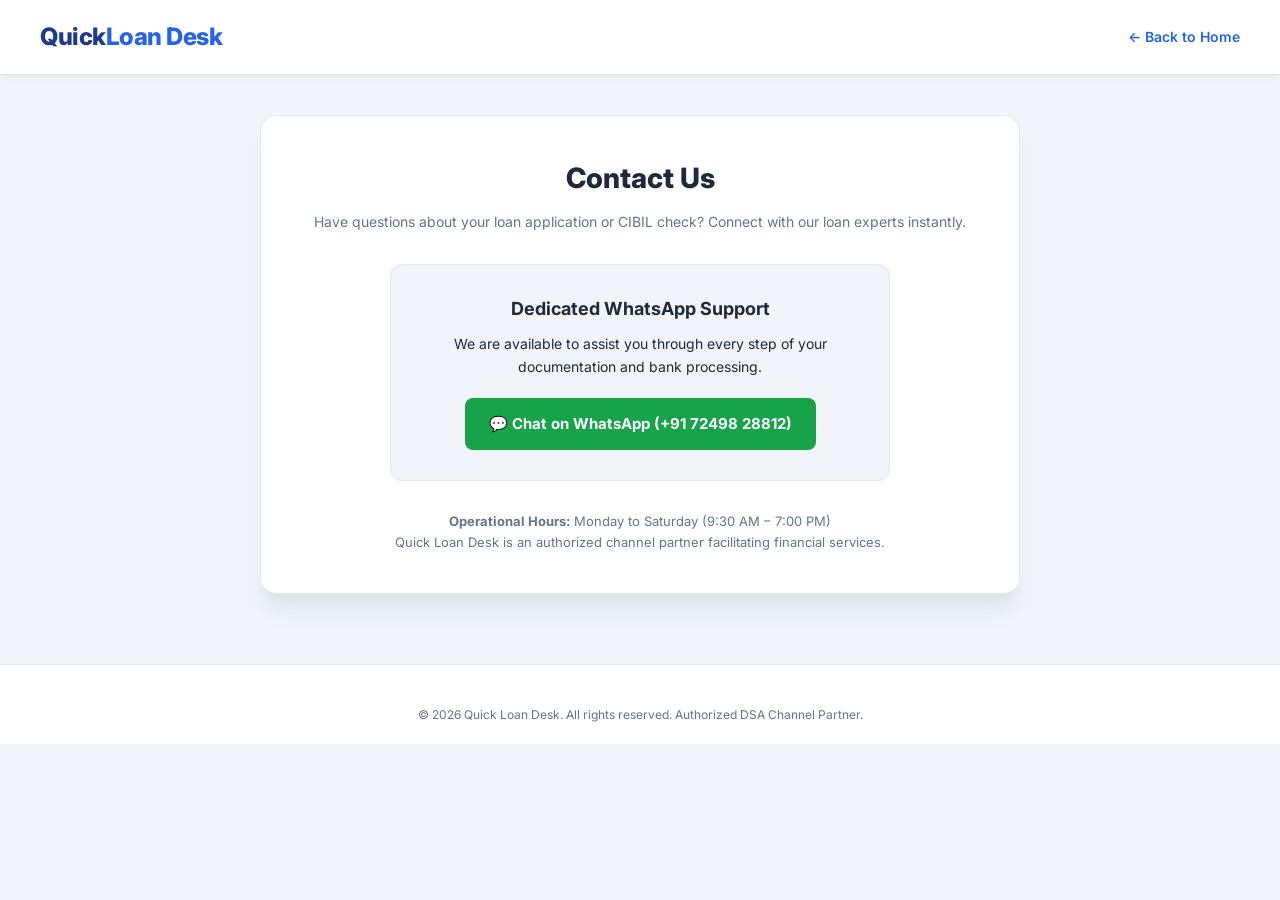
<file: contact.html>
<!DOCTYPE html>
<html lang="en">
<head>
    <meta charset="UTF-8">
    <meta name="viewport" content="width=device-width, initial-scale=1.0">
    <title>Contact Us | Quick Loan Desk</title>
    <!-- Modular CSS Link -->
    <link rel="stylesheet" href="css/style.css">
    <link rel="preconnect" href="https://fonts.googleapis.com">
    <link rel="preconnect" href="https://fonts.gstatic.com" crossorigin>
    <link href="https://fonts.googleapis.com/css2?family=Inter:wght@400;500;600;700;800&display=swap" rel="stylesheet">
</head>
<body>

    <!-- Header Navigation -->
    <header class="site-header">
        <div class="header-container">
            <a href="index.html" class="logo">Quick<span>Loan Desk</span></a>
            <a href="index.html" style="font-size: 14px; color: var(--accent-blue); text-decoration: none; font-weight: 600;">&larr; Back to Home</a>
        </div>
    </header>

    <!-- Contact Content Container -->
    <main class="main-wrapper" style="display: block; max-width: 800px; margin: 40px auto; text-align: center;">
        <div class="form-card" style="padding: 40px;">
            <h1 style="font-size: 28px; color: var(--primary-dark); margin-bottom: 10px; font-weight: 800;">Contact Us</h1>
            <p style="font-size: 14px; color: var(--text-muted); margin-bottom: 30px;">Have questions about your loan application or CIBIL check? Connect with our loan experts instantly.</p>

            <div style="background: #f1f5f9; padding: 30px; border-radius: 12px; margin-bottom: 30px; border: 1px solid var(--border-color); display: inline-block; width: 100%; max-width: 500px;">
                <h3 style="font-size: 18px; color: var(--primary-dark); margin-bottom: 10px; font-weight: 700;">Dedicated WhatsApp Support</h3>
                <p style="font-size: 14px; color: var(--text-main); margin-bottom: 20px;">We are available to assist you through every step of your documentation and bank processing.</p>
                <a href="https://wa.me/917249828812?text=Hi%20Quick%20Loan%20Desk,%20I%20need%20help%20with%20a%20loan%20application." target="_blank" style="background: var(--success-green); color: #fff; padding: 14px 24px; border-radius: 8px; font-size: 15px; font-weight: 700; text-decoration: none; display: inline-flex; align-items: center; gap: 8px; transition: background 0.3s;">
                    💬 Chat on WhatsApp (+91 72498 28812)
                </a>
            </div>

            <p style="font-size: 13px; color: var(--text-muted); line-height: 1.6;">
                <strong>Operational Hours:</strong> Monday to Saturday (9:30 AM – 7:00 PM)<br>
                Quick Loan Desk is an authorized channel partner facilitating financial services.
            </p>
        </div>
    </main>

    <!-- Corporate Footer -->
    <footer class="site-footer">
        <div class="footer-container">
            <div class="footer-bottom" style="border: none; padding: 0; justify-content: center;">
                <p>&copy; 2026 Quick Loan Desk. All rights reserved. Authorized DSA Channel Partner.</p>
            </div>
        </div>
    </footer>

</body>
</html>
</file>
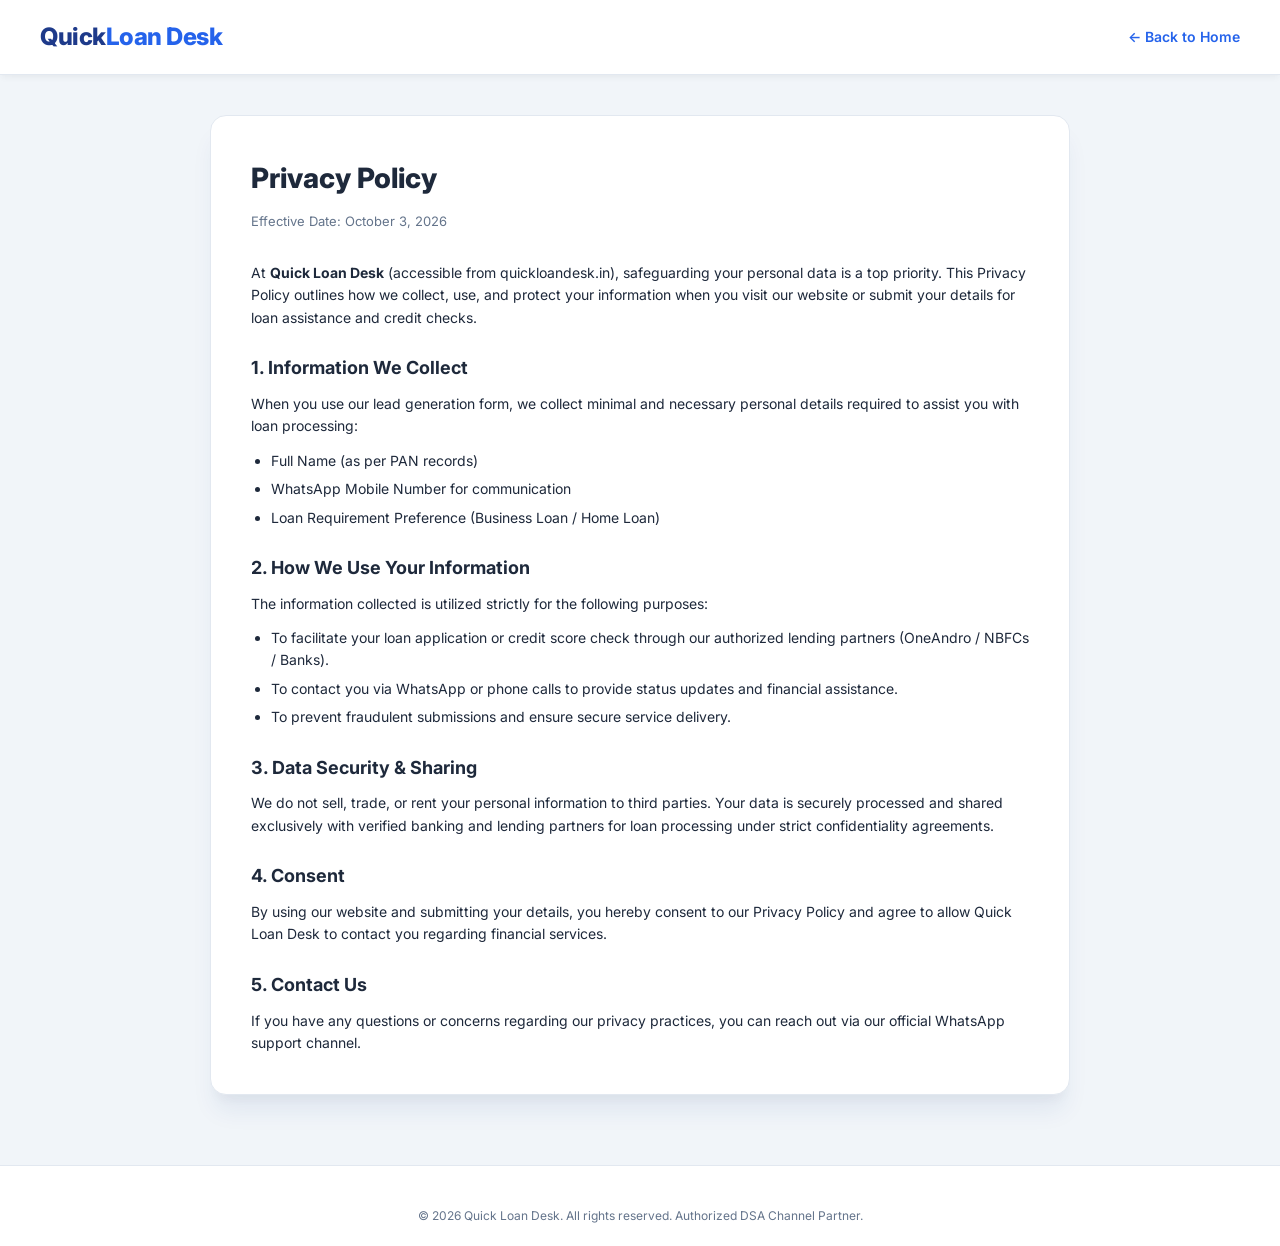
<file: privacy-policy.html>
<!DOCTYPE html>
<html lang="en">
<head>
    <meta charset="UTF-8">
    <meta name="viewport" content="width=device-width, initial-scale=1.0">
    <title>Privacy Policy | Quick Loan Desk</title>
    <!-- Modular CSS Link -->
    <link rel="stylesheet" href="css/style.css">
    <link rel="preconnect" href="https://fonts.googleapis.com">
    <link rel="preconnect" href="https://fonts.gstatic.com" crossorigin>
    <link href="https://fonts.googleapis.com/css2?family=Inter:wght@400;500;600;700;800&display=swap" rel="stylesheet">
</head>
<body>

    <!-- Header Navigation -->
    <header class="site-header">
        <div class="header-container">
            <a href="index.html" class="logo">Quick<span>Loan Desk</span></a>
            <a href="index.html" style="font-size: 14px; color: var(--accent-blue); text-decoration: none; font-weight: 600;">&larr; Back to Home</a>
        </div>
    </header>

    <!-- Legal Content Container -->
    <main class="main-wrapper" style="display: block; max-width: 900px; margin: 40px auto;">
        <div class="form-card" style="padding: 40px;">
            <h1 style="font-size: 28px; color: var(--primary-dark); margin-bottom: 10px; font-weight: 800;">Privacy Policy</h1>
            <span style="font-size: 13px; color: var(--text-muted); margin-bottom: 30px; display: block;">Effective Date: October 3, 2026</span>

            <p style="margin-bottom: 16px; font-size: 14px; color: var(--text-main);">At <strong>Quick Loan Desk</strong> (accessible from quickloandesk.in), safeguarding your personal data is a top priority. This Privacy Policy outlines how we collect, use, and protect your information when you visit our website or submit your details for loan assistance and credit checks.</p>

            <h2 style="font-size: 18px; color: var(--primary-dark); margin-top: 25px; margin-bottom: 10px; font-weight: 700;">1. Information We Collect</h2>
            <p style="margin-bottom: 12px; font-size: 14px; color: var(--text-main);">When you use our lead generation form, we collect minimal and necessary personal details required to assist you with loan processing:</p>
            <ul style="padding-left: 20px; margin-bottom: 15px; font-size: 14px; color: var(--text-main);">
                <li style="margin-bottom: 6px;">Full Name (as per PAN records)</li>
                <li style="margin-bottom: 6px;">WhatsApp Mobile Number for communication</li>
                <li style="margin-bottom: 6px;">Loan Requirement Preference (Business Loan / Home Loan)</li>
            </ul>

            <h2 style="font-size: 18px; color: var(--primary-dark); margin-top: 25px; margin-bottom: 10px; font-weight: 700;">2. How We Use Your Information</h2>
            <p style="margin-bottom: 12px; font-size: 14px; color: var(--text-main);">The information collected is utilized strictly for the following purposes:</p>
            <ul style="padding-left: 20px; margin-bottom: 15px; font-size: 14px; color: var(--text-main);">
                <li style="margin-bottom: 6px;">To facilitate your loan application or credit score check through our authorized lending partners (OneAndro / NBFCs / Banks).</li>
                <li style="margin-bottom: 6px;">To contact you via WhatsApp or phone calls to provide status updates and financial assistance.</li>
                <li style="margin-bottom: 6px;">To prevent fraudulent submissions and ensure secure service delivery.</li>
            </ul>

            <h2 style="font-size: 18px; color: var(--primary-dark); margin-top: 25px; margin-bottom: 10px; font-weight: 700;">3. Data Security & Sharing</h2>
            <p style="margin-bottom: 16px; font-size: 14px; color: var(--text-main);">We do not sell, trade, or rent your personal information to third parties. Your data is securely processed and shared exclusively with verified banking and lending partners for loan processing under strict confidentiality agreements.</p>

            <h2 style="font-size: 18px; color: var(--primary-dark); margin-top: 25px; margin-bottom: 10px; font-weight: 700;">4. Consent</h2>
            <p style="margin-bottom: 16px; font-size: 14px; color: var(--text-main);">By using our website and submitting your details, you hereby consent to our Privacy Policy and agree to allow Quick Loan Desk to contact you regarding financial services.</p>

            <h2 style="font-size: 18px; color: var(--primary-dark); margin-top: 25px; margin-bottom: 10px; font-weight: 700;">5. Contact Us</h2>
            <p style="font-size: 14px; color: var(--text-main);">If you have any questions or concerns regarding our privacy practices, you can reach out via our official WhatsApp support channel.</p>
        </div>
    </main>

    <!-- Corporate Footer -->
    <footer class="site-footer">
        <div class="footer-container">
            <div class="footer-bottom" style="border: none; padding: 0; justify-content: center;">
                <p>&copy; 2026 Quick Loan Desk. All rights reserved. Authorized DSA Channel Partner.</p>
            </div>
        </div>
    </footer>

</body>
</html>
</file>
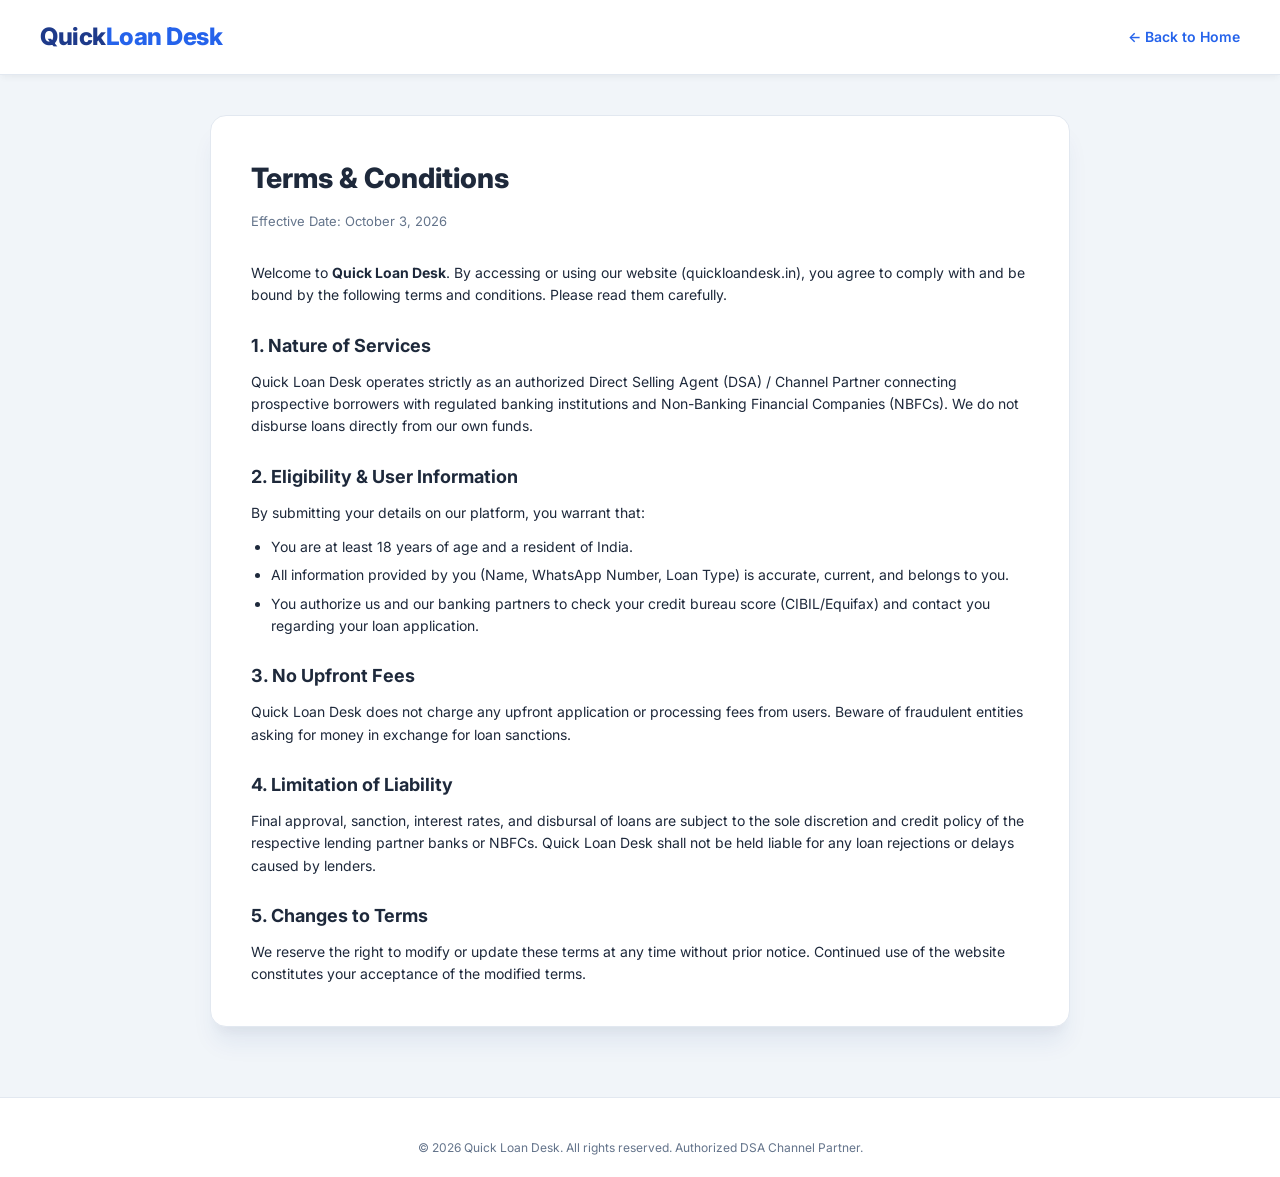
<file: terms.html>
<!DOCTYPE html>
<html lang="en">
<head>
    <meta charset="UTF-8">
    <meta name="viewport" content="width=device-width, initial-scale=1.0">
    <title>Terms & Conditions | Quick Loan Desk</title>
    <!-- Modular CSS Link -->
    <link rel="stylesheet" href="css/style.css">
    <link rel="preconnect" href="https://fonts.googleapis.com">
    <link rel="preconnect" href="https://fonts.gstatic.com" crossorigin>
    <link href="https://fonts.googleapis.com/css2?family=Inter:wght@400;500;600;700;800&display=swap" rel="stylesheet">
</head>
<body>

    <!-- Header Navigation -->
    <header class="site-header">
        <div class="header-container">
            <a href="index.html" class="logo">Quick<span>Loan Desk</span></a>
            <a href="index.html" style="font-size: 14px; color: var(--accent-blue); text-decoration: none; font-weight: 600;">&larr; Back to Home</a>
        </div>
    </header>

    <!-- Legal Content Container -->
    <main class="main-wrapper" style="display: block; max-width: 900px; margin: 40px auto;">
        <div class="form-card" style="padding: 40px;">
            <h1 style="font-size: 28px; color: var(--primary-dark); margin-bottom: 10px; font-weight: 800;">Terms & Conditions</h1>
            <span style="font-size: 13px; color: var(--text-muted); margin-bottom: 30px; display: block;">Effective Date: October 3, 2026</span>

            <p style="margin-bottom: 16px; font-size: 14px; color: var(--text-main);">Welcome to <strong>Quick Loan Desk</strong>. By accessing or using our website (quickloandesk.in), you agree to comply with and be bound by the following terms and conditions. Please read them carefully.</p>

            <h2 style="font-size: 18px; color: var(--primary-dark); margin-top: 25px; margin-bottom: 10px; font-weight: 700;">1. Nature of Services</h2>
            <p style="margin-bottom: 16px; font-size: 14px; color: var(--text-main);">Quick Loan Desk operates strictly as an authorized Direct Selling Agent (DSA) / Channel Partner connecting prospective borrowers with regulated banking institutions and Non-Banking Financial Companies (NBFCs). We do not disburse loans directly from our own funds.</p>

            <h2 style="font-size: 18px; color: var(--primary-dark); margin-top: 25px; margin-bottom: 10px; font-weight: 700;">2. Eligibility & User Information</h2>
            <p style="margin-bottom: 12px; font-size: 14px; color: var(--text-main);">By submitting your details on our platform, you warrant that:</p>
            <ul style="padding-left: 20px; margin-bottom: 15px; font-size: 14px; color: var(--text-main);">
                <li style="margin-bottom: 6px;">You are at least 18 years of age and a resident of India.</li>
                <li style="margin-bottom: 6px;">All information provided by you (Name, WhatsApp Number, Loan Type) is accurate, current, and belongs to you.</li>
                <li style="margin-bottom: 6px;">You authorize us and our banking partners to check your credit bureau score (CIBIL/Equifax) and contact you regarding your loan application.</li>
            </ul>

            <h2 style="font-size: 18px; color: var(--primary-dark); margin-top: 25px; margin-bottom: 10px; font-weight: 700;">3. No Upfront Fees</h2>
            <p style="margin-bottom: 16px; font-size: 14px; color: var(--text-main);">Quick Loan Desk does not charge any upfront application or processing fees from users. Beware of fraudulent entities asking for money in exchange for loan sanctions.</p>

            <h2 style="font-size: 18px; color: var(--primary-dark); margin-top: 25px; margin-bottom: 10px; font-weight: 700;">4. Limitation of Liability</h2>
            <p style="margin-bottom: 16px; font-size: 14px; color: var(--text-main);">Final approval, sanction, interest rates, and disbursal of loans are subject to the sole discretion and credit policy of the respective lending partner banks or NBFCs. Quick Loan Desk shall not be held liable for any loan rejections or delays caused by lenders.</p>

            <h2 style="font-size: 18px; color: var(--primary-dark); margin-top: 25px; margin-bottom: 10px; font-weight: 700;">5. Changes to Terms</h2>
            <p style="font-size: 14px; color: var(--text-main);">We reserve the right to modify or update these terms at any time without prior notice. Continued use of the website constitutes your acceptance of the modified terms.</p>
        </div>
    </main>

    <!-- Corporate Footer -->
    <footer class="site-footer">
        <div class="footer-container">
            <div class="footer-bottom" style="border: none; padding: 0; justify-content: center;">
                <p>&copy; 2026 Quick Loan Desk. All rights reserved. Authorized DSA Channel Partner.</p>
            </div>
        </div>
    </footer>

</body>
</html>
</file>
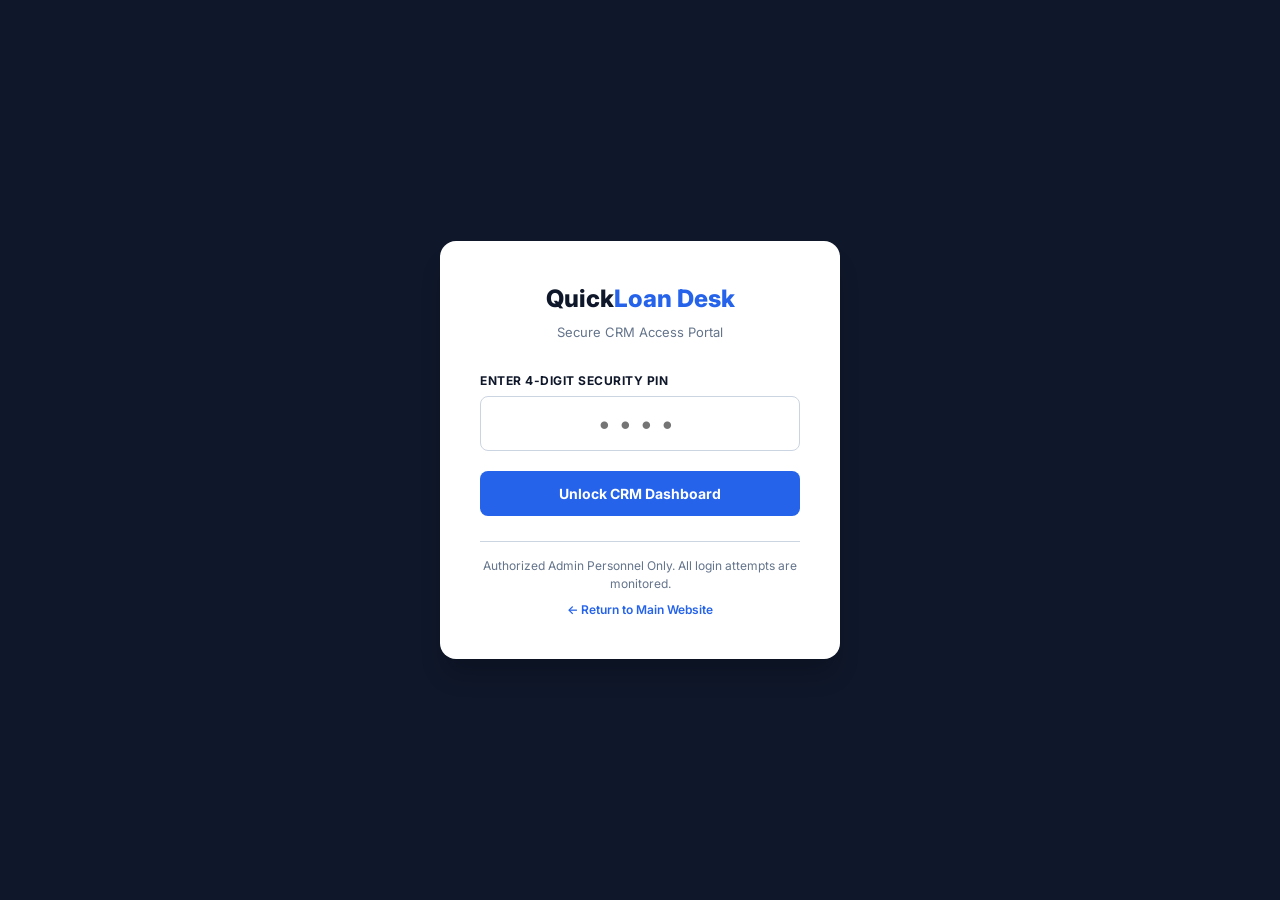
<file: admin/dashboard.html>
<!DOCTYPE html>
<html lang="en">
<head>
    <meta charset="UTF-8">
    <meta name="viewport" content="width=device-width, initial-scale=1.0">
    <title>Admin Dashboard | Quick Loan Desk CRM</title>
    <link rel="preconnect" href="https://fonts.googleapis.com">
    <link rel="preconnect" href="https://fonts.gstatic.com" crossorigin>
    <link href="https://fonts.googleapis.com/css2?family=Inter:wght@400;500;600;700;800&display=swap" rel="stylesheet">
    <style>
        :root {
            --admin-primary: #0f172a;
            --admin-sidebar: #1e293b;
            --admin-accent: #2563eb;
            --admin-accent-hover: #1d4ed8;
            --admin-success: #16a34a;
            --admin-bg: #f1f5f9;
            --admin-card: #ffffff;
            --admin-text: #334155;
            --admin-muted: #64748b;
            --admin-border: #cbd5e1;
            --shadow-subtle: 0 4px 6px -1px rgba(0, 0, 0, 0.05);
            --shadow-elevation: 0 10px 25px -5px rgba(0, 0, 0, 0.08);
        }
        * { box-sizing: border-box; margin: 0; padding: 0; font-family: 'Inter', system-ui, sans-serif; }
        body { background-color: var(--admin-bg); color: var(--admin-text); line-height: 1.5; }

        .admin-layout { display: flex; min-height: 100vh; }
        .admin-sidebar { width: 260px; background: var(--admin-primary); color: #fff; padding: 30px 20px; display: flex; flex-direction: column; justify-content: space-between; position: fixed; height: 100vh; left: 0; top: 0; }
        @media(max-width:900px){ .admin-sidebar { width: 70px; padding: 20px 10px; } .admin-sidebar .sidebar-brand span, .admin-sidebar .nav-links span, .admin-sidebar .sidebar-footer { display: none; } }

        .sidebar-brand { font-size: 20px; font-weight: 800; color: #fff; text-decoration: none; margin-bottom: 40px; display: block; }
        .sidebar-brand span { color: var(--admin-accent); }
        .nav-links { list-style: none; display: flex; flex-direction: column; gap: 10px; }
        .nav-links li a { color: #94a3b8; text-decoration: none; padding: 12px 16px; border-radius: 8px; display: flex; align-items: center; gap: 12px; font-size: 14px; font-weight: 600; }
        .nav-links li.active a, .nav-links li a:hover { background: var(--admin-sidebar); color: #fff; }
        .btn-logout { background: #ef4444; color: #fff; border: none; padding: 10px; border-radius: 8px; font-weight: 600; cursor: pointer; width: 100%; }

        .admin-main { margin-left: 260px; flex: 1; padding: 30px; }
        @media(max-width:900px){ .admin-main { margin-left: 70px; padding: 15px; } }

        .admin-topbar { background: var(--admin-card); padding: 20px 30px; border-radius: 12px; display: flex; justify-content: space-between; align-items: center; margin-bottom: 30px; box-shadow: var(--shadow-subtle); border: 1px solid var(--admin-border); }
        .admin-topbar h1 { font-size: 22px; font-weight: 800; color: var(--admin-primary); }
        .admin-user-info { font-size: 13px; font-weight: 600; color: var(--admin-muted); }

        .stats-grid { display: grid; grid-template-columns: repeat(auto-fit, minmax(220px, 1fr)); gap: 20px; margin-bottom: 30px; }
        .stat-card { background: var(--admin-card); padding: 20px; border-radius: 12px; border: 1px solid var(--admin-border); box-shadow: var(--shadow-subtle); }
        .stat-card h3 { font-size: 13px; color: var(--admin-muted); text-transform: uppercase; margin-bottom: 8px; }
        .stat-card .stat-value { font-size: 26px; font-weight: 800; color: var(--admin-primary); }

        .banner-upload-section { background: var(--admin-card); padding: 25px; border-radius: 12px; border: 1px solid var(--admin-border); box-shadow: var(--shadow-subtle); margin-bottom: 30px; }
        .banner-upload-section h2 { font-size: 18px; font-weight: 700; color: var(--admin-primary); margin-bottom: 6px; }
        .banner-upload-section p { font-size: 13px; color: var(--admin-muted); margin-bottom: 20px; }
        .upload-form-row { display: flex; gap: 15px; align-items: center; }
        @media(max-width:600px){ .upload-form-row { flex-direction: column; align-items: stretch; } }

        .leads-section { background: var(--admin-card); padding: 25px; border-radius: 12px; border: 1px solid var(--admin-border); box-shadow: var(--shadow-subtle); }
        .leads-header-row { display: flex; justify-content: space-between; align-items: center; margin-bottom: 20px; gap: 15px; flex-wrap: wrap; }
        .leads-header-row h2 { font-size: 18px; font-weight: 700; color: var(--admin-primary); }
        .filter-controls { display: flex; gap: 10px; flex-wrap: wrap; }
        .filter-controls input, .filter-controls select { padding: 10px 14px; border: 1px solid var(--admin-border); border-radius: 8px; font-size: 13px; background: #fff; }

        .table-responsive { overflow-x: auto; }
        .leads-table { width: 100%; border-collapse: collapse; text-align: left; font-size: 13px; }
        .leads-table th, .leads-table td { padding: 14px 16px; border-bottom: 1px solid var(--admin-border); }
        .leads-table th { background: #f8fafc; font-weight: 700; color: var(--admin-primary); text-transform: uppercase; font-size: 11px; }
        .leads-table tr:hover { background: #f8fafc; }
        .badge-loan { background: #eff6ff; color: var(--admin-accent); padding: 4px 10px; border-radius: 6px; font-weight: 600; font-size: 12px; }
        .badge-intent { background: #f0fdf4; color: var(--admin-success); padding: 4px 10px; border-radius: 6px; font-weight: 600; font-size: 12px; }
        .whatsapp-link { color: var(--admin-success); text-decoration: none; font-weight: 700; display: inline-flex; align-items: center; gap: 4px; }
        .whatsapp-link:hover { text-decoration: underline; }

        .btn { padding: 12px 20px; border: none; border-radius: 8px; font-size: 14px; font-weight: 700; cursor: pointer; transition: background 0.2s; }
        .btn-primary { background: var(--admin-accent); color: #fff; }
        .btn-primary:hover { background: var(--admin-accent-hover); }
        .alert-box { padding: 12px; border-radius: 8px; font-size: 13px; margin-bottom: 20px; font-weight: 600; text-align: center; }
    </style>
</head>
<body>

    <script>
        if (localStorage.getItem("qld_admin_authenticated") !== "true") {
            window.location.href = "login.html";
        }
    </script>

    <div class="admin-layout">
        <aside class="admin-sidebar">
            <div>
                <a href="dashboard.html" class="sidebar-brand">Quick<span>Desk</span></a>
                <ul class="nav-links">
                    <li class="active"><a href="dashboard.html">📊 Leads & CRM</a></li>
                    <li><a href="../index.html" target="_blank">🌐 View Live Website</a></li>
                </ul>
            </div>
            <div class="sidebar-footer">
                <button id="btnLogout" class="btn-logout">Logout CRM</button>
            </div>
        </aside>

        <main class="admin-main">
            <header class="admin-topbar">
                <h1>CRM & Lead Management Dashboard</h1>
                <div class="admin-user-info"><span>Role: Master Admin</span></div>
            </header>

            <div class="stats-grid">
                <div class="stat-card">
                    <h3>Total Leads Captured</h3>
                    <div class="stat-value" id="statTotalLeads">0</div>
                </div>
                <div class="stat-card">
                    <h3>Business Loan Leads</h3>
                    <div class="stat-value" id="statBusinessLeads">0</div>
                </div>
                <div class="stat-card">
                    <h3>Home Loan Leads</h3>
                    <div class="stat-value" id="statHomeLeads">0</div>
                </div>
            </div>

            <div class="banner-upload-section">
                <h2>Live Ad Banner Manager (Instant Upload)</h2>
                <p>Select any banner image from your device. It will instantly publish to the live website running banner.</p>
                
                <div id="bannerAlert" class="alert-box" style="display: none; background: #dcfce7; color: #166534; border-color: #86efac;"></div>

                <div class="upload-form-row">
                    <div style="flex: 1;">
                        <input type="file" id="bannerFileinput" accept="image/*" style="width: 100%; padding: 9px; background: #fff; border: 1px solid var(--admin-border); border-radius: 8px;">
                    </div>
                    <button type="button" id="btnUploadAndPublish" class="btn btn-primary" style="white-space: nowrap;">
                        Upload & Publish Live
                    </button>
                </div>
            </div>

            <div class="leads-section">
                <div class="leads-header-row">
                    <h2>Incoming Customer Leads</h2>
                    <div class="filter-controls">
                        <input type="text" id="searchMobile" placeholder="🔍 Search by Mobile No..." maxlength="10">
                        <select id="filterLoanType">
                            <option value="">All Loan Types</option>
                            <option value="Business Loan">Business Loan</option>
                            <option value="Home Loan">Home Loan</option>
                        </select>
                    </div>
                </div>

                <div class="table-responsive">
                    <table class="leads-table">
                        <thead>
                            <tr>
                                <th>Date / Time</th>
                                <th>Full Name</th>
                                <th>WhatsApp Number</th>
                                <th>Requirement</th>
                                <th>User Intent</th>
                                <th>Quick Action</th>
                            </tr>
                        </thead>
                        <tbody id="leadsTableBody">
                            <tr><td colspan="6" style="text-align: center; color: var(--admin-muted); padding: 30px;">Loading real-time leads...</td></tr>
                        </tbody>
                    </table>
                </div>
            </div>
        </main>
    </div>

    <script type="module">
        import { initializeApp } from "https://www.gstatic.com/firebasejs/10.4.0/firebase-app.js";
        import { getFirestore, collection, getDocs, doc, setDoc, query, orderBy } from "https://www.gstatic.com/firebasejs/10.4.0/firebase-firestore.js";

        const firebaseConfig = {
            apiKey: "AIzaSyCeveAnUHz6X_0tj9mEegPAp0Tn6sJ9RPA",
            authDomain: "quickloan-desk.firebaseapp.com",
            projectId: "quickloan-desk",
            storageBucket: "quickloan-desk.firebasestorage.app",
            messagingSenderId: "573253537243",
            appId: "1:573253537243:web:5a0325635c38a4369cebfe"
        };

        const app = initializeApp(firebaseConfig);
        const db = getFirestore(app);

        let allLeadsCache = [];

        document.getElementById("btnLogout").addEventListener("click", () => {
            localStorage.removeItem("qld_admin_authenticated");
            window.location.href = "login.html";
        });

        async function fetchLeadsData() {
            try {
                const q = query(collection(db, "leads"), orderBy("timestamp", "desc"));
                const querySnapshot = await getDocs(q);
                allLeadsCache = [];
                querySnapshot.forEach((docSnap) => {
                    allLeadsCache.push({ id: docSnap.id, ...docSnap.data() });
                });
                updateDashboardStats(allLeadsCache);
                renderLeadsTable(allLeadsCache);
            } catch (error) {
                console.error("Error fetching leads:", error);
            }
        }

        function updateDashboardStats(leads) {
            document.getElementById("statTotalLeads").innerText = leads.length;
            document.getElementById("statBusinessLeads").innerText = leads.filter(l => l.loanType === "Business Loan").length;
            document.getElementById("statHomeLeads").innerText = leads.filter(l => l.loanType === "Home Loan").length;
        }

        function renderLeadsTable(leads) {
            const tbody = document.getElementById("leadsTableBody");
            tbody.innerHTML = "";
            if (leads.length === 0) {
                tbody.innerHTML = `<tr><td colspan="6" style="text-align: center; color: var(--admin-muted); padding: 30px;">No leads found.</td></tr>`;
                return;
            }
            leads.forEach(lead => {
                const tr = document.createElement("tr");
                let dateStr = "Recent";
                if (lead.timestamp && lead.timestamp.toDate) {
                    dateStr = lead.timestamp.toDate().toLocaleString('en-IN', { dateStyle: 'medium', timeStyle: 'short' });
                }
                tr.innerHTML = `
                    <td>${dateStr}</td>
                    <td><strong>${escapeHtml(lead.fullName || 'N/A')}</strong></td>
                    <td>${escapeHtml(lead.whatsappNumber || 'N/A')}</td>
                    <td><span class="badge-loan">${escapeHtml(lead.loanType || 'Loan')}</span></td>
                    <td><span class="badge-intent">${escapeHtml(lead.intent || 'Apply')}</span></td>
                    <td><a href="https://wa.me/91${lead.whatsappNumber}?text=Hi%20${encodeURIComponent(lead.fullName)},%20regarding%20your%20loan%20application..." target="_blank" class="whatsapp-link">💬 Chat WhatsApp</a></td>
                `;
                tbody.appendChild(tr);
            });
        }

        function escapeHtml(str) {
            return str.replace(/&/g, "&amp;").replace(/</g, "&lt;").replace(/>/g, "&gt;");
        }

        function applyFilters() {
            const searchVal = document.getElementById("searchMobile").value.trim();
            const loanTypeVal = document.getElementById("filterLoanType").value;
            let filtered = allLeadsCache.filter(lead => {
                const matchesMobile = !searchVal || (lead.whatsappNumber && lead.whatsappNumber.includes(searchVal));
                const matchesLoan = !loanTypeVal || lead.loanType === loanTypeVal;
                return matchesMobile && matchesLoan;
            });
            renderLeadsTable(filtered);
        }

        document.getElementById("searchMobile").addEventListener("input", applyFilters);
        document.getElementById("filterLoanType").addEventListener("change", applyFilters);

        document.getElementById("btnUploadAndPublish").addEventListener("click", async () => {
            const fileInput = document.getElementById("bannerFileinput");
            const alertBox = document.getElementById("bannerAlert");
            const uploadBtn = document.getElementById("btnUploadAndPublish");

            if (fileInput.files.length === 0) {
                alert("Please select an image file first.");
                return;
            }

            const file = fileInput.files[0];
            uploadBtn.innerText = "Processing & Saving...";
            uploadBtn.disabled = true;

            const reader = new FileReader();
            reader.readAsDataURL(file);
            reader.onload = async function () {
                const base64Image = reader.result;
                try {
                    await setDoc(doc(db, "site_settings", "banner"), {
                        imageUrl: base64Image,
                        updatedAt: new Date()
                    });

                    alertBox.innerText = "✅ Banner uploaded & published live successfully!";
                    alertBox.style.display = "block";
                    fileInput.value = "";

                    setTimeout(() => { alertBox.style.display = "none"; }, 5000);
                } catch (error) {
                    console.error("Database save error:", error);
                    alert("Failed to save image to database.");
                } finally {
                    uploadBtn.innerText = "Upload & Publish Live";
                    uploadBtn.disabled = false;
                }
            };
        });

        fetchLeadsData();
    </script>
</body>
</html>
</file>
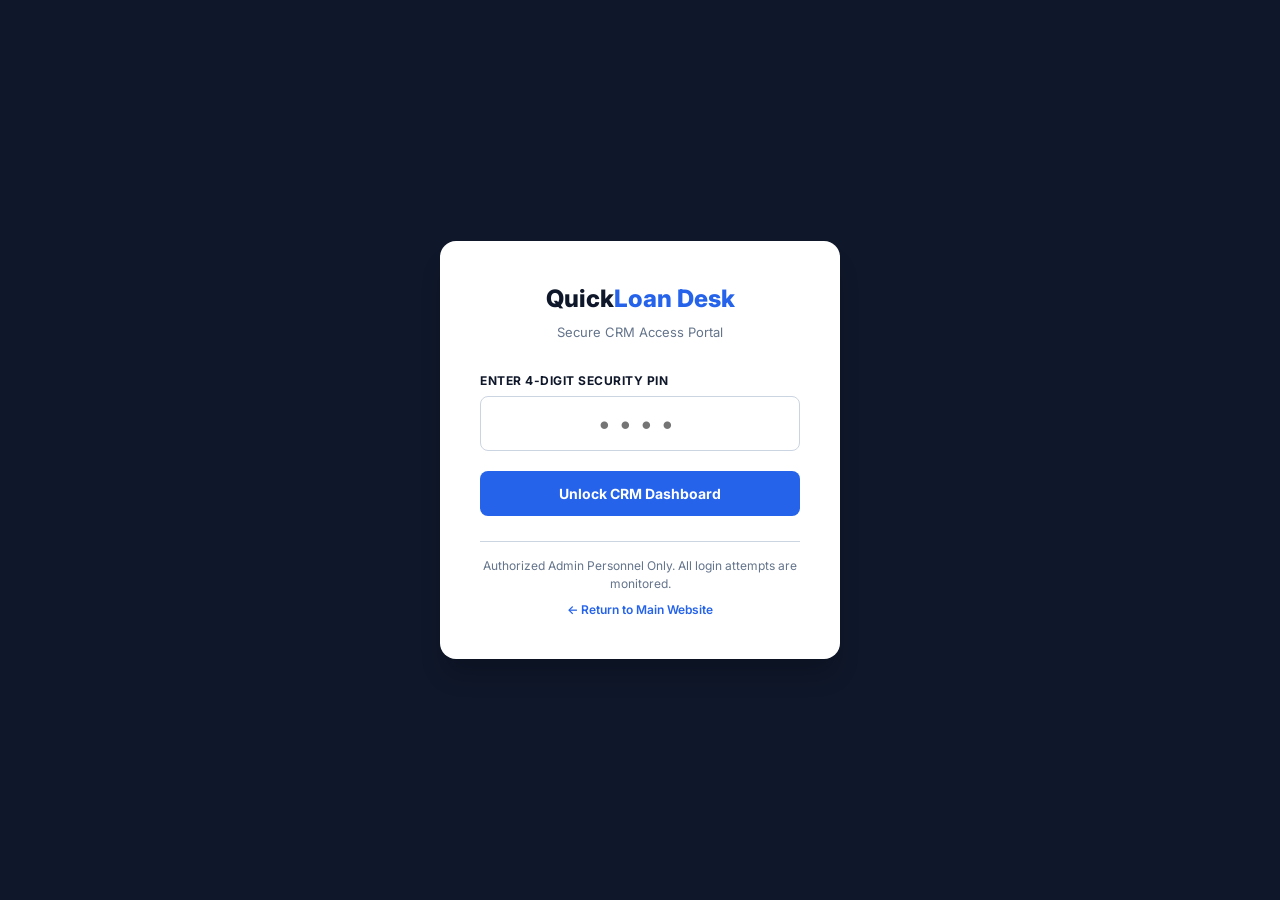
<file: admin/login.html>
<!DOCTYPE html>
<html lang="en">
<head>
    <meta charset="UTF-8">
    <meta name="viewport" content="width=device-width, initial-scale=1.0">
    <title>Admin Login | Quick Loan Desk CRM</title>
    <!-- Modular Admin CSS Link -->
    <link rel="stylesheet" href="css/admin-style.css">
    <link rel="preconnect" href="https://fonts.googleapis.com">
    <link rel="preconnect" href="https://fonts.gstatic.com" crossorigin>
    <link href="https://fonts.googleapis.com/css2?family=Inter:wght@400;500;600;700;800&display=swap" rel="stylesheet">
</head>
<body class="login-body">

    <div class="login-card">
        <a href="../index.html" class="logo">Quick<span>Loan Desk</span></a>
        <p class="subtitle">Secure CRM Access Portal</p>

        <div id="loginAlertBox" class="alert-box" style="display: none;"></div>

        <form id="adminPinForm">
            <div class="input-group">
                <label for="adminPinInput">Enter 4-Digit Security PIN</label>
                <input type="password" id="adminPinInput" maxlength="4" pattern="[0-9]{4}" required placeholder="••••" autocomplete="current-password" style="text-align: center; font-size: 24px; letter-spacing: 8px;">
            </div>

            <button type="submit" id="btnLoginSubmit" class="btn btn-primary" style="margin-top: 10px;">
                <span>Unlock CRM Dashboard</span>
            </button>
        </form>

        <div class="login-footer-note">
            <p>Authorized Admin Personnel Only. All login attempts are monitored.</p>
            <a href="../index.html">&larr; Return to Main Website</a>
        </div>
    </div>

    <!-- Admin Login Logic Script -->
    <script>
        document.getElementById("adminPinForm").addEventListener("submit", function(e) {
            e.preventDefault();
            const enteredPin = document.getElementById("adminPinInput").value.trim();
            const alertBox = document.getElementById("loginAlertBox");

            // Correct 4-Digit PIN is 9577
            if (enteredPin === "9577") {
                // Set secure local storage session flag
                localStorage.setItem("qld_admin_authenticated", "true");
                
                // Redirect immediately to dashboard
                window.location.href = "dashboard.html";
            } else {
                alertBox.innerText = "❌ Incorrect Security PIN. Access Denied.";
                alertBox.style.display = "block";
                document.getElementById("adminPinInput").value = "";
                
                setTimeout(() => {
                    alertBox.style.display = "none";
                }, 4000);
            }
        });
    </script>
</body>
</html>
</file>
<file: css/style.css>
/* ================================================================= */
/* QUICK LOAN DESK - HIGH-END PREMIUM FINTECH STYLING SHEET          */
/* ================================================================= */

:root {
    --primary-brand: #1e3a8a;     /* Rich Royal Blue */
    --accent-blue: #2563eb;       /* Vibrant Conversion Blue */
    --accent-hover: #1d4ed8;      /* Hover Blue */
    --success-green: #16a34a;     /* Success Green */
    --bg-light: #f1f5f9;          /* Soft Platinum Modern Background */
    --card-bg: #ffffff;           /* Crisp White Cards */
    --text-main: #1e293b;         /* Deep Slate Main Text */
    --text-muted: #64748b;        /* Muted Gray Subtext */
    --border-color: #e2e8f0;      /* Clean Light Border */
    --shadow-sm: 0 4px 6px -1px rgba(0, 0, 0, 0.04), 0 2px 4px -1px rgba(0, 0, 0, 0.02);
    --shadow-lg: 0 20px 25px -5px rgba(30, 58, 138, 0.08), 0 10px 10px -5px rgba(0, 0, 0, 0.03);
}

* {
    box-sizing: border-box;
    margin: 0;
    padding: 0;
    font-family: 'Inter', system-ui, -apple-system, sans-serif;
}

body {
    background-color: var(--bg-light);
    color: var(--text-main);
    line-height: 1.6;
    -webkit-font-smoothing: antialiased;
}

/* ================================================================= */
/* HEADER & NAVIGATION (Clean White & Premium)                       */
/* ================================================================= */
.site-header {
    background: var(--card-bg);
    border-bottom: 1px solid var(--border-color);
    padding: 18px 24px;
    position: sticky;
    top: 0;
    z-index: 1000;
    box-shadow: var(--shadow-sm);
}

.header-container {
    max-width: 1200px;
    margin: 0 auto;
    display: flex;
    justify-content: space-between;
    align-items: center;
}

.logo {
    font-size: 24px;
    font-weight: 800;
    color: var(--primary-brand);
    text-decoration: none;
    letter-spacing: -0.5px;
}

.logo span {
    color: var(--accent-blue);
}

.helpline-badge {
    font-size: 13px;
    color: var(--text-muted);
    font-weight: 600;
    display: flex;
    align-items: center;
    gap: 10px;
}

.helpline-badge .divider {
    color: var(--border-color);
}

@media (max-width: 768px) {
    .helpline-badge {
        display: none;
    }
}

/* ================================================================= */
/* MAIN HERO & GRID LAYOUT                                           */
/* ================================================================= */
.main-wrapper {
    max-width: 1200px;
    margin: 40px auto;
    padding: 0 20px;
    display: grid;
    grid-template-columns: 1.2fr 1fr;
    gap: 40px;
    align-items: flex-start;
}

@media (max-width: 968px) {
    .main-wrapper {
        grid-template-columns: 1fr;
        margin: 20px auto;
        gap: 30px;
    }
}

/* ================================================================= */
/* HERO SECTION & HIGH-END AD BANNER                                 */
/* ================================================================= */
.hero-section {
    display: flex;
    flex-direction: column;
    gap: 24px;
}

.banner-box {
    width: 100%;
    height: 320px; /* Bada, attractive ad banner size */
    background: linear-gradient(135deg, #eff6ff, #dbeafe); /* Clean vibrant soft blue gradient, NO dark black/navy */
    border-radius: 16px;
    display: flex;
    flex-direction: column;
    justify-content: center;
    align-items: center;
    color: var(--primary-brand);
    text-align: center;
    padding: 30px;
    box-shadow: var(--shadow-lg);
    border: 2px solid #bfdbfe;
    overflow: hidden;
    position: relative;
}

.banner-fallback h3 {
    font-size: 22px;
    font-weight: 800;
    color: var(--primary-brand);
    margin-bottom: 8px;
    letter-spacing: -0.5px;
}

.banner-fallback p {
    font-size: 14px;
    color: var(--text-muted);
    max-width: 450px;
    line-height: 1.5;
}

.banner-box img {
    width: 100%;
    height: 100%;
    object-fit: cover;
    border-radius: 14px;
    display: block;
}

.hero-content h1 {
    font-size: 36px;
    font-weight: 800;
    color: var(--text-main);
    line-height: 1.2;
    letter-spacing: -0.5px;
}

.hero-content h1 span {
    color: var(--accent-blue);
}

.hero-content > p {
    font-size: 15px;
    color: var(--text-muted);
    line-height: 1.6;
}

@media (max-width: 768px) {
    .hero-content h1 {
        font-size: 26px;
    }
}

/* ================================================================= */
/* FEATURES GRID CARDS                                               */
/* ================================================================= */
.features-grid {
    display: grid;
    grid-template-columns: 1fr 1fr;
    gap: 16px;
    margin-top: 10px;
}

@media (max-width: 480px) {
    .features-grid {
        grid-template-columns: 1fr;
    }
}

.feature-card {
    background: var(--card-bg);
    border: 1px solid var(--border-color);
    padding: 16px;
    border-radius: 12px;
    display: flex;
    align-items: flex-start;
    gap: 12px;
    box-shadow: var(--shadow-sm);
    transition: transform 0.2s ease;
}

.feature-card:hover {
    transform: translateY(-2px);
}

.feature-card .icon {
    font-size: 22px;
    background: #eff6ff;
    padding: 8px;
    border-radius: 8px;
}

.feature-card h4 {
    font-size: 14px;
    font-weight: 700;
    color: var(--text-main);
    margin-bottom: 2px;
}

.feature-card p {
    font-size: 12px;
    color: var(--text-muted);
}

.trust-strip {
    display: flex;
    align-items: center;
    gap: 10px;
    font-size: 13px;
    font-weight: 600;
    color: var(--text-muted);
    margin-top: 10px;
}

.trust-strip .dot {
    color: var(--accent-blue);
}

/* ================================================================= */
/* LEAD FORM CARD STYLING                                            */
/* ================================================================= */
.form-container {
    width: 100%;
}

.form-card {
    background: var(--card-bg);
    padding: 36px;
    border-radius: 16px;
    box-shadow: var(--shadow-lg);
    border: 1px solid var(--border-color);
}

@media (max-width: 480px) {
    .form-card {
        padding: 20px;
    }
}

.form-header {
    margin-bottom: 24px;
}

.form-header h2 {
    font-size: 22px;
    font-weight: 800;
    color: var(--text-main);
    margin-bottom: 6px;
}

.form-header p {
    font-size: 13px;
    color: var(--text-muted);
}

.input-group {
    margin-bottom: 18px;
}

.input-group label {
    display: block;
    font-size: 12px;
    font-weight: 700;
    color: var(--text-main);
    margin-bottom: 6px;
    text-transform: uppercase;
    letter-spacing: 0.5px;
}

.input-group input,
.input-group select {
    width: 100%;
    padding: 13px 16px;
    border: 1px solid var(--border-color);
    border-radius: 8px;
    font-size: 14px;
    color: var(--text-main);
    background: #fff;
    transition: all 0.3s ease;
}

.input-group input:focus,
.input-group select:focus {
    border-color: var(--accent-blue);
    outline: none;
    box-shadow: 0 0 0 3px rgba(37, 99, 235, 0.12);
}

/* Consent Checkbox */
.consent-group {
    display: flex;
    align-items: flex-start;
    gap: 10px;
    margin: 20px 0;
}

.consent-group input[type="checkbox"] {
    width: 18px;
    height: 18px;
    margin-top: 2px;
    accent-color: var(--accent-blue);
    cursor: pointer;
}

.consent-group label {
    font-size: 11.5px;
    color: var(--text-muted);
    line-height: 1.5;
    font-weight: normal;
    text-transform: none;
}

.consent-group label a {
    color: var(--accent-blue);
    text-decoration: underline;
}

/* Action Buttons */
.cta-button-group {
    display: flex;
    flex-direction: column;
    gap: 12px;
}

.btn {
    width: 100%;
    padding: 15px;
    border: none;
    border-radius: 8px;
    font-size: 15px;
    font-weight: 700;
    cursor: pointer;
    transition: all 0.25s ease;
    display: flex;
    justify-content: center;
    align-items: center;
    gap: 8px;
}

.btn-secondary {
    background: #0f172a;
    color: #fff;
}

.btn-secondary:hover {
    background: #1e293b;
}

.btn-primary {
    background: var(--accent-blue);
    color: #fff;
}

.btn-primary:hover {
    background: var(--accent-hover);
    box-shadow: 0 4px 12px rgba(37, 99, 235, 0.25);
}

.btn:disabled {
    opacity: 0.7;
    cursor: not-allowed;
}

/* Alert Box Styling */
.alert-box {
    padding: 12px 16px;
    border-radius: 8px;
    font-size: 13px;
    margin-bottom: 20px;
    font-weight: 600;
    text-align: center;
    background: #fee2e2;
    color: #b91c1c;
    border: 1px solid #f87171;
}

/* ================================================================= */
/* CORPORATE FOOTER STYLING (Clean Light & Professional)             */
/* ================================================================= */
.site-footer {
    background: #ffffff;
    color: var(--text-muted);
    padding: 40px 20px 20px;
    margin-top: 70px;
    border-top: 1px solid var(--border-color);
}

.footer-container {
    max-width: 1200px;
    margin: 0 auto;
}

.footer-top {
    display: flex;
    justify-content: space-between;
    align-items: flex-start;
    gap: 40px;
    padding-bottom: 25px;
    border-bottom: 1px solid var(--border-color);
}

@media (max-width: 768px) {
    .footer-top {
        flex-direction: column;
        gap: 20px;
    }
}

.footer-brand h3 {
    font-size: 20px;
    color: var(--primary-brand);
    font-weight: 800;
    margin-bottom: 8px;
}

.footer-brand h3 span {
    color: var(--accent-blue);
}

.footer-brand p {
    font-size: 13px;
    max-width: 450px;
    line-height: 1.6;
}

.footer-links-col h4 {
    font-size: 14px;
    color: var(--text-main);
    margin-bottom: 10px;
    text-transform: uppercase;
    letter-spacing: 0.5px;
}

.footer-links-col ul {
    list-style: none;
    display: flex;
    flex-direction: column;
    gap: 6px;
}

.footer-links-col ul li a {
    color: var(--text-muted);
    text-decoration: none;
    font-size: 13px;
    transition: color 0.2s;
}

.footer-links-col ul li a:hover {
    color: var(--accent-blue);
    text-decoration: underline;
}

.footer-disclaimer {
    margin: 25px 0;
    font-size: 11px;
    color: var(--text-muted);
    line-height: 1.6;
    background: #f8fafc;
    padding: 18px;
    border-radius: 8px;
    border-left: 3px solid var(--accent-blue);
    border: 1px solid var(--border-color);
}

.footer-bottom {
    display: flex;
    justify-content: space-between;
    align-items: center;
    font-size: 12px;
    color: var(--text-muted);
    padding-top: 15px;
    border-top: 1px solid var(--border-color);
}

@media (max-width: 600px) {
    .footer-bottom {
        flex-direction: column;
        gap: 8px;
        text-align: center;
    }
}
</file>
<file: admin/css/admin-style.css>
/* ================================================================= */
/* QUICK LOAN DESK - ADMIN CRM & LOGIN STYLING SHEET                 */
/* ================================================================= */

:root {
    --admin-primary: #0f172a;
    --admin-sidebar: #1e293b;
    --admin-accent: #2563eb;
    --admin-accent-hover: #1d4ed8;
    --admin-success: #16a34a;
    --admin-bg: #f1f5f9;
    --admin-card: #ffffff;
    --admin-text: #334155;
    --admin-muted: #64748b;
    --admin-border: #cbd5e1;
    --shadow-subtle: 0 4px 6px -1px rgba(0, 0, 0, 0.05);
    --shadow-elevation: 0 10px 25px -5px rgba(0, 0, 0, 0.08);
}

* {
    box-sizing: border-box;
    margin: 0;
    padding: 0;
    font-family: 'Inter', system-ui, -apple-system, sans-serif;
}

body {
    background-color: var(--admin-bg);
    color: var(--admin-text);
    line-height: 1.5;
}

/* ================================================================= */
/* LOGIN PAGE STYLING                                                */
/* ================================================================= */
.login-body {
    background-color: var(--admin-primary);
    display: flex;
    justify-content: center;
    align-items: center;
    min-height: 100vh;
    padding: 20px;
}

.login-card {
    background: var(--admin-card);
    width: 100%;
    max-width: 400px;
    padding: 40px;
    border-radius: 16px;
    box-shadow: 0 20px 25px -5px rgba(0, 0, 0, 0.2);
    text-align: center;
}

.login-card .logo {
    font-size: 24px;
    font-weight: 800;
    color: var(--admin-primary);
    text-decoration: none;
    display: block;
    margin-bottom: 6px;
}

.login-card .logo span {
    color: var(--admin-accent);
}

.login-card .subtitle {
    font-size: 13px;
    color: var(--admin-muted);
    margin-bottom: 30px;
}

.input-group {
    margin-bottom: 20px;
    text-align: left;
}

.input-group label {
    display: block;
    font-size: 12px;
    font-weight: 700;
    color: var(--admin-primary);
    margin-bottom: 6px;
    text-transform: uppercase;
    letter-spacing: 0.5px;
}

.input-group input,
.input-group select {
    width: 100%;
    padding: 12px 14px;
    border: 1px solid var(--admin-border);
    border-radius: 8px;
    font-size: 14px;
    background: #fff;
    transition: all 0.3s;
}

.input-group input:focus,
.input-group select:focus {
    border-color: var(--admin-accent);
    outline: none;
    box-shadow: 0 0 0 3px rgba(37, 99, 235, 0.12);
}

.btn {
    width: 100%;
    padding: 14px;
    border: none;
    border-radius: 8px;
    font-size: 14px;
    font-weight: 700;
    cursor: pointer;
    transition: all 0.25s ease;
    display: flex;
    justify-content: center;
    align-items: center;
    gap: 8px;
}

.btn-primary {
    background: var(--admin-accent);
    color: #fff;
}

.btn-primary:hover {
    background: var(--admin-accent-hover);
}

.alert-box {
    padding: 12px;
    border-radius: 8px;
    font-size: 13px;
    margin-bottom: 20px;
    font-weight: 600;
    text-align: center;
    background: #fee2e2;
    color: #b91c1c;
    border: 1px solid #f87171;
}

.login-footer-note {
    margin-top: 25px;
    font-size: 12px;
    color: var(--admin-muted);
    border-top: 1px solid var(--admin-border);
    padding-top: 15px;
}

.login-footer-note a {
    color: var(--admin-accent);
    text-decoration: none;
    font-weight: 600;
    display: inline-block;
    margin-top: 8px;
}

/* ================================================================= */
/* DASHBOARD LAYOUT & HEADER                                         */
/* ================================================================= */
.admin-layout {
    display: flex;
    min-height: 100vh;
}

/* Sidebar */
.admin-sidebar {
    width: 260px;
    background: var(--admin-primary);
    color: #fff;
    padding: 30px 20px;
    display: flex;
    flex-direction: column;
    justify-content: space-between;
    position: fixed;
    height: 100vh;
    left: 0;
    top: 0;
}

@media (max-width: 900px) {
    .admin-sidebar {
        width: 70px;
        padding: 20px 10px;
    }
    .admin-sidebar .sidebar-brand span,
    .admin-sidebar .nav-links span,
    .admin-sidebar .sidebar-footer {
        display: none;
    }
}

.sidebar-brand {
    font-size: 20px;
    font-weight: 800;
    color: #fff;
    text-decoration: none;
    margin-bottom: 40px;
    display: block;
}

.sidebar-brand span {
    color: var(--admin-accent);
}

.nav-links {
    list-style: none;
    display: flex;
    flex-direction: column;
    gap: 10px;
}

.nav-links li a {
    color: #94a3b8;
    text-decoration: none;
    padding: 12px 16px;
    border-radius: 8px;
    display: flex;
    align-items: center;
    gap: 12px;
    font-size: 14px;
    font-weight: 600;
    transition: all 0.2s;
}

.nav-links li.active a,
.nav-links li a:hover {
    background: var(--admin-sidebar);
    color: #fff;
}

.btn-logout {
    background: #ef4444;
    color: #fff;
    border: none;
    padding: 10px;
    border-radius: 8px;
    font-weight: 600;
    cursor: pointer;
    width: 100%;
}

/* Main Content Area */
.admin-main {
    margin-left: 260px;
    flex: 1;
    padding: 30px;
}

@media (max-width: 900px) {
    .admin-main {
        margin-left: 70px;
        padding: 15px;
    }
}

.admin-topbar {
    background: var(--admin-card);
    padding: 20px 30px;
    border-radius: 12px;
    display: flex;
    justify-content: space-between;
    align-items: center;
    margin-bottom: 30px;
    box-shadow: var(--shadow-subtle);
    border: 1px solid var(--admin-border);
}

.admin-topbar h1 {
    font-size: 22px;
    font-weight: 800;
    color: var(--admin-primary);
}

.admin-user-info {
    font-size: 13px;
    font-weight: 600;
    color: var(--admin-muted);
}

/* ================================================================= */
/* STATS CARDS & SECTIONS                                            */
/* ================================================================= */
.stats-grid {
    display: grid;
    grid-template-columns: repeat(auto-fit, minmax(220px, 1fr));
    gap: 20px;
    margin-bottom: 30px;
}

.stat-card {
    background: var(--admin-card);
    padding: 20px;
    border-radius: 12px;
    border: 1px solid var(--admin-border);
    box-shadow: var(--shadow-subtle);
}

.stat-card h3 {
    font-size: 13px;
    color: var(--admin-muted);
    text-transform: uppercase;
    margin-bottom: 8px;
}

.stat-card .stat-value {
    font-size: 26px;
    font-weight: 800;
    color: var(--admin-primary);
}

/* ================================================================= */
/* BANNER UPLOAD SECTION                                             */
/* ================================================================= */
.banner-upload-section {
    background: var(--admin-card);
    padding: 25px;
    border-radius: 12px;
    border: 1px solid var(--admin-border);
    box-shadow: var(--shadow-subtle);
    margin-bottom: 30px;
}

.banner-upload-section h2 {
    font-size: 18px;
    font-weight: 700;
    color: var(--admin-primary);
    margin-bottom: 6px;
}

.banner-upload-section p {
    font-size: 13px;
    color: var(--admin-muted);
    margin-bottom: 20px;
}

.upload-form-row {
    display: flex;
    gap: 15px;
    align-items: center;
}

@media (max-width: 600px) {
    .upload-form-row {
        flex-direction: column;
        align-items: stretch;
    }
}

/* ================================================================= */
/* LEADS TABLE & FILTER CONTROLS                                     */
/* ================================================================= */
.leads-section {
    background: var(--admin-card);
    padding: 25px;
    border-radius: 12px;
    border: 1px solid var(--admin-border);
    box-shadow: var(--shadow-subtle);
}

.leads-header-row {
    display: flex;
    justify-content: space-between;
    align-items: center;
    margin-bottom: 20px;
    gap: 15px;
    flex-wrap: wrap;
}

.leads-header-row h2 {
    font-size: 18px;
    font-weight: 700;
    color: var(--admin-primary);
}

.filter-controls {
    display: flex;
    gap: 10px;
    flex-wrap: wrap;
}

.filter-controls input,
.filter-controls select {
    padding: 10px 14px;
    border: 1px solid var(--admin-border);
    border-radius: 8px;
    font-size: 13px;
    background: #fff;
}

.table-responsive {
    overflow-x: auto;
}

.leads-table {
    width: 100%;
    border-collapse: collapse;
    text-align: left;
    font-size: 13px;
}

.leads-table th,
.leads-table td {
    padding: 14px 16px;
    border-bottom: 1px solid var(--admin-border);
}

.leads-table th {
    background: #f8fafc;
    font-weight: 700;
    color: var(--admin-primary);
    text-transform: uppercase;
    font-size: 11px;
    letter-spacing: 0.5px;
}

.leads-table tr:hover {
    background: #f8fafc;
}

.badge-loan {
    background: #eff6ff;
    color: var(--admin-accent);
    padding: 4px 10px;
    border-radius: 6px;
    font-weight: 600;
    font-size: 12px;
}

.badge-intent {
    background: #f0fdf4;
    color: var(--admin-success);
    padding: 4px 10px;
    border-radius: 6px;
    font-weight: 600;
    font-size: 12px;
}

.whatsapp-link {
    color: var(--admin-success);
    text-decoration: none;
    font-weight: 700;
    display: inline-flex;
    align-items: center;
    gap: 4px;
}

.whatsapp-link:hover {
    text-decoration: underline;
}
</file>
